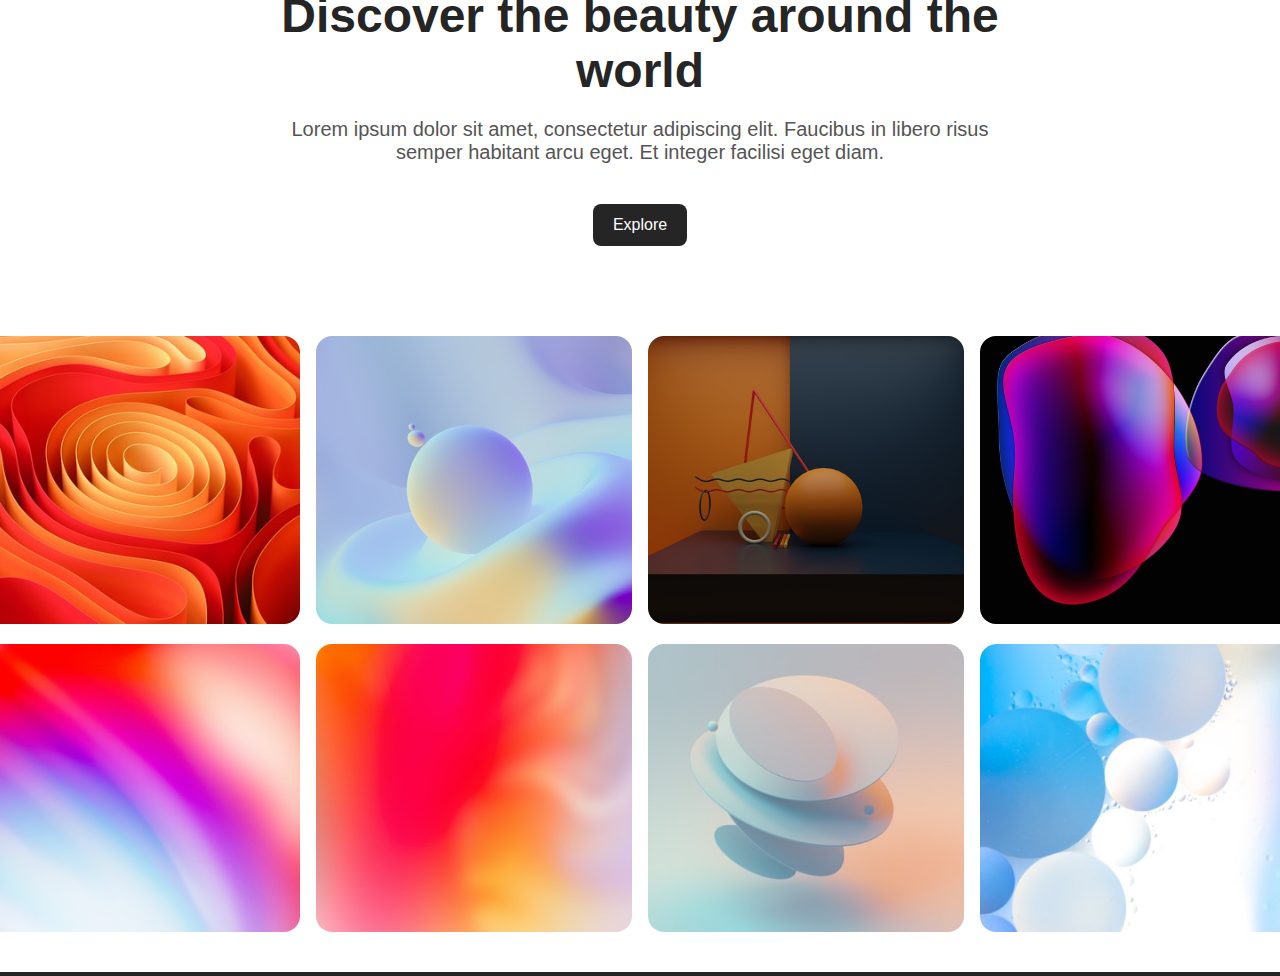
<file: prototypes/prototype-01/index.html>
<!DOCTYPE html>
<html lang="en">
<head>
    <meta charset="UTF-8">
    <meta name="viewport" content="width=device-width, initial-scale=1.0">
    <title>Discover the World</title>
    <link rel="stylesheet" href="style.css">
    <link rel="stylesheet" href="https://fonts.cdnfonts.com/css/avenir">   

</head>
<body>
    <div class="main-container">
    <div class="text-area">
        <h1>Discover the beauty around the world</h1>
        <p>Lorem ipsum dolor sit amet, consectetur adipiscing elit. Faucibus in libero risus semper habitant arcu eget. Et integer facilisi eget diam.</p>
        <div class="button-container">
            <button>Explore</button>
        </div>
    </div>

    <div class="image-gallery-upper">
        <img src="img/1-4/rect-1-4.jpg" alt="Image 1">
        <img src="img/1-4/rect-2-4.jpg" alt="Image 2">
        <img src="img/1-4/rect-3-4.jpg" alt="Image 3">
        <img src="img/1-4/rect-4-4.jpg" alt="Image 4">
    </div>
    <div class="image-gallery-lower">
        <img src="img/5-8/rect-5-8.jpg" alt="Image 1">
        <img src="img/5-8/rect-6-8.jpg" alt="Image 2">
        <img src="img/5-8/rect-7-8.jpg" alt="Image 3">
        <img src="img/5-8/rect-8-8.jpg" alt="Image 4">
    </div>
    </div>
</body>
</html>
</file>
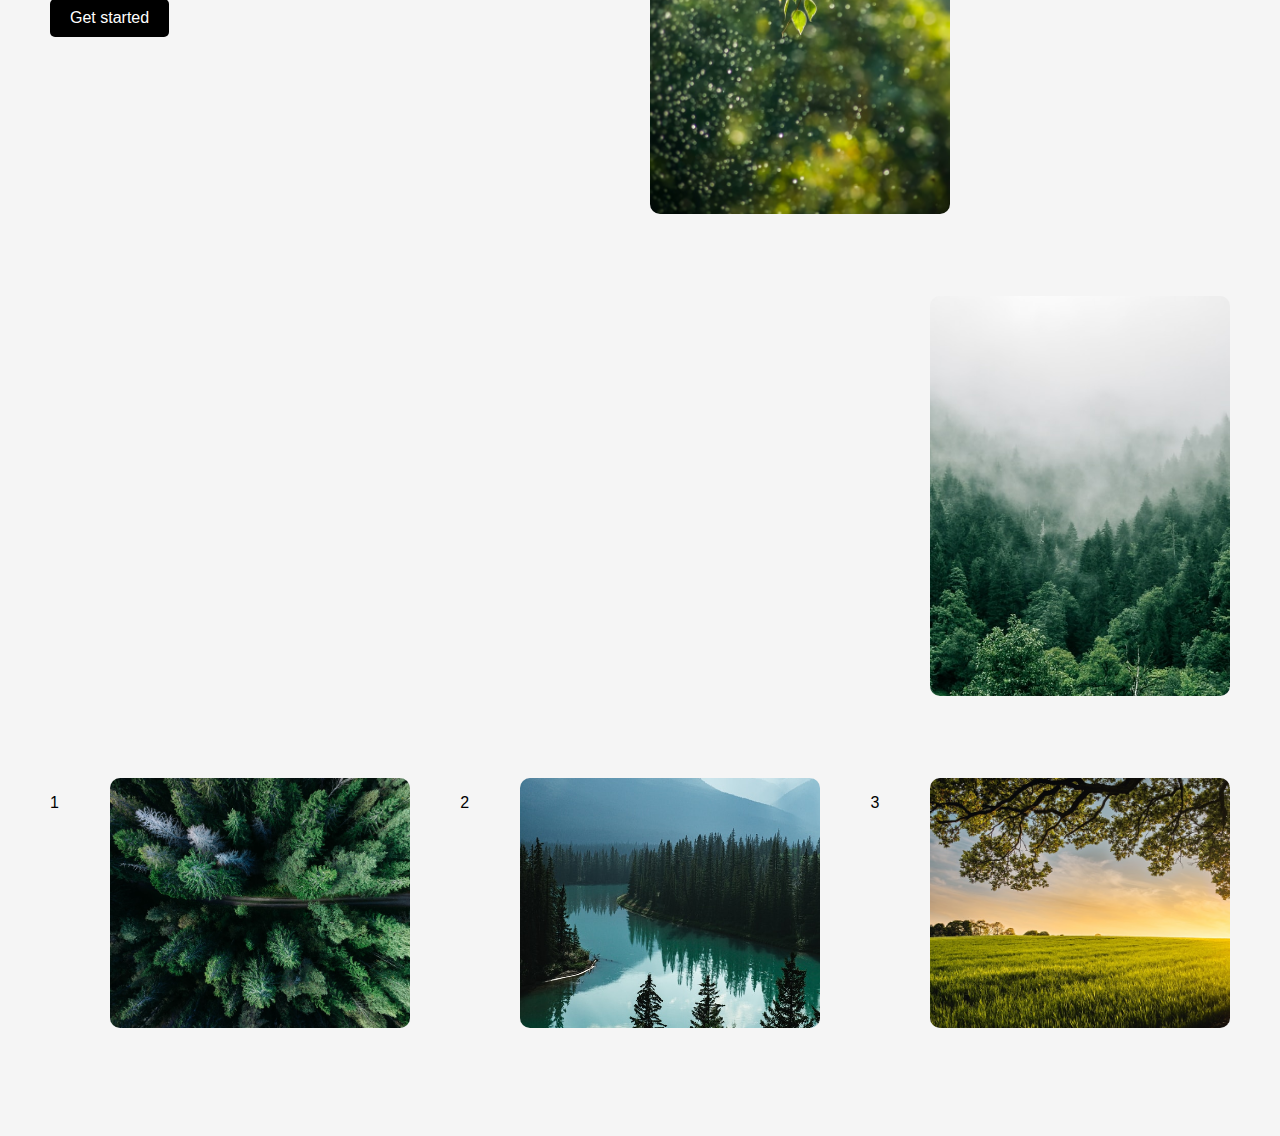
<file: prototypes/prototype-02/index.html>
<!DOCTYPE html>
<html lang="en">
<head>
    <meta charset="UTF-8">
    <meta name="viewport" content="width=device-width, initial-scale=1.0">
    <title>Discover the World</title>
    <link rel="stylesheet" href="style.css">
    <link rel="stylesheet" href="https://fonts.cdnfonts.com/css/avenir">
</head>
<body>
    <div class="main-container">
        <div class="text-section">
            <h1>Discover the beauty around the world</h1>
            <p>Lorem ipsum dolor sit amet, consectetur adipiscing elit. Faucibus in libero risus semper habitant arcu eget. Et integer facilisi eget diam.</p>
            <div class="button-container">
            <button>Get started</button>
        </div>
        </div>

        <!-- Image section (Top middle) -->
        <div class="image-section-top-middle">
            <img src="img/middle-img/1.jpg" alt="Top middle image">
        </div>

        <!-- Image section (Top right) -->
        <div class="image-section-top-right">
            <img src="img/right-img/1.jpg" alt="Top right image">
        </div>

        <!-- Image section (Bottom) -->
        <div class="image-section-bottom">
            <p>1</p>
            <img src="img/bottom-imgs/1.jpg" alt="Bottom image 1">
            <p>2</p>
            <img src="img/bottom-imgs/2.jpg" alt="Bottom image 2">
            <p>3</p>
            <img src="img/bottom-imgs/3.jpg" alt="Bottom image 3">
        </div>
    </div>
</body>
</html>
</file>
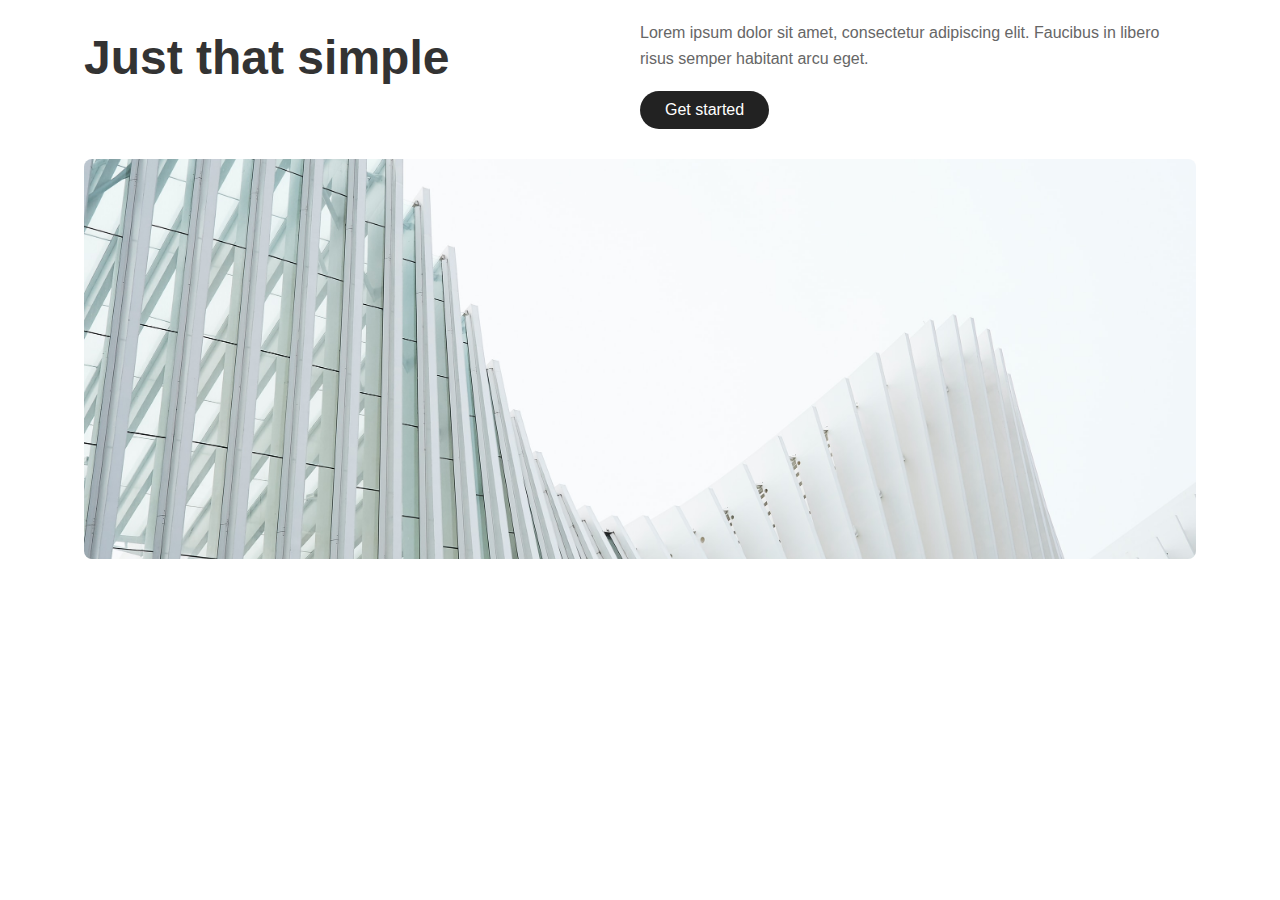
<file: prototypes/prototype-03/index.html>
<!DOCTYPE html>
<html lang="en">
<head>
    <meta charset="UTF-8">
    <meta name="viewport" content="width=device-width, initial-scale=1.0">
    <title>Just that simple</title>
    <link rel="stylesheet" href="style.css">
</head>
<body>
    <div class="container">
        <!-- Hero Section -->
        <div class="hero-section">
            <div class="hero-title">
                <h1>Just that simple</h1>
            </div>
            <div class="hero-content">
                <p>Lorem ipsum dolor sit amet, consectetur adipiscing elit. Faucibus in libero risus semper habitant arcu eget.</p>
                <button class="get-started-btn">Get started</button>
            </div>
        </div>

        <!-- Image Section -->
        <div class="image-container">
            <img src="img/3-1.jpeg" alt="Modern architecture">
        </div>
    </div>
</body>
</html>
</file>
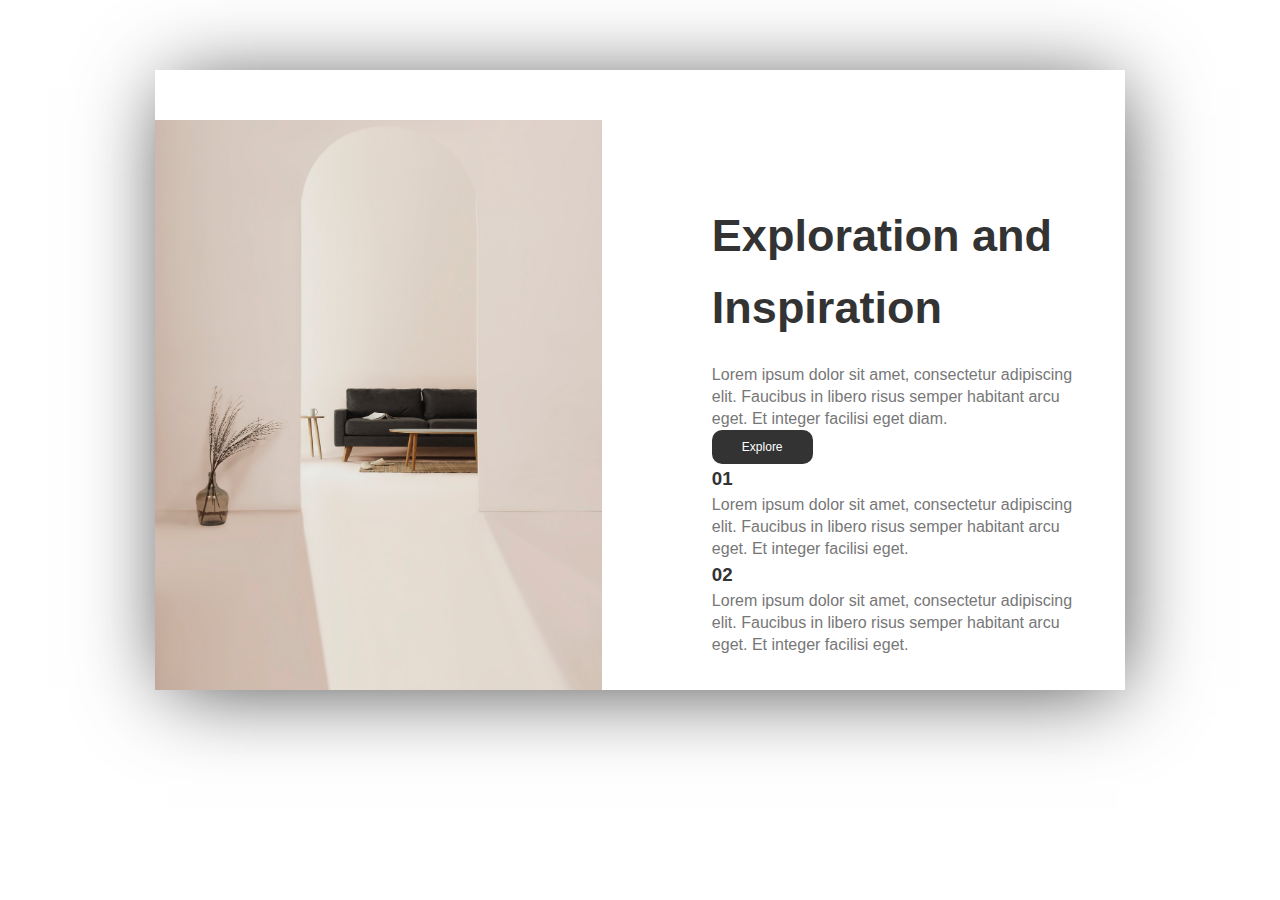
<file: prototypes/prototype-04/index.html>
<!DOCTYPE html>
<html lang="en">
<head>
    <meta charset="UTF-8">
    <meta name="viewport" content="width=device-width, initial-scale=1.0">
    <title>Exploration and Inspiration</title>
    <link rel="stylesheet" href="style.css">
</head>
<body>
    <div class="card-4">
        <!-- Left side - Image -->
        <div class="image-section">
            <img src="img/4-1.jpeg" alt="Modern interior design with sofa">
        </div>

        <!-- Right side - Content -->
        <div class="content-section">
            <h2 class="main-heading">Exploration and Inspiration</h2>
            
            <p class="description">
                Lorem ipsum dolor sit amet, consectetur adipiscing elit. Faucibus in libero risus 
                semper habitant arcu eget. Et integer facilisi eget diam.
            </p>
            
            <div class="card-4-first-part">
                <button class="explore-button">Explore</button>
            </div>
            
            <div class="card-4-second-part">
                <div class="numbered-section">
                    <h3 class="section-number">01</h3>
                    <p class="section-text">
                        Lorem ipsum dolor sit amet, consectetur adipiscing elit. Faucibus in libero risus semper 
                        habitant arcu eget. Et integer facilisi eget.
                    </p>
                </div>
                
                <div class="numbered-section">
                    <h3 class="section-number">02</h3>
                    <p class="section-text">
                        Lorem ipsum dolor sit amet, consectetur adipiscing elit. Faucibus in libero risus semper 
                        habitant arcu eget. Et integer facilisi eget.
                    </p>
                </div>
            </div>
        </div>
    </div>
</body>
</html>
</file>
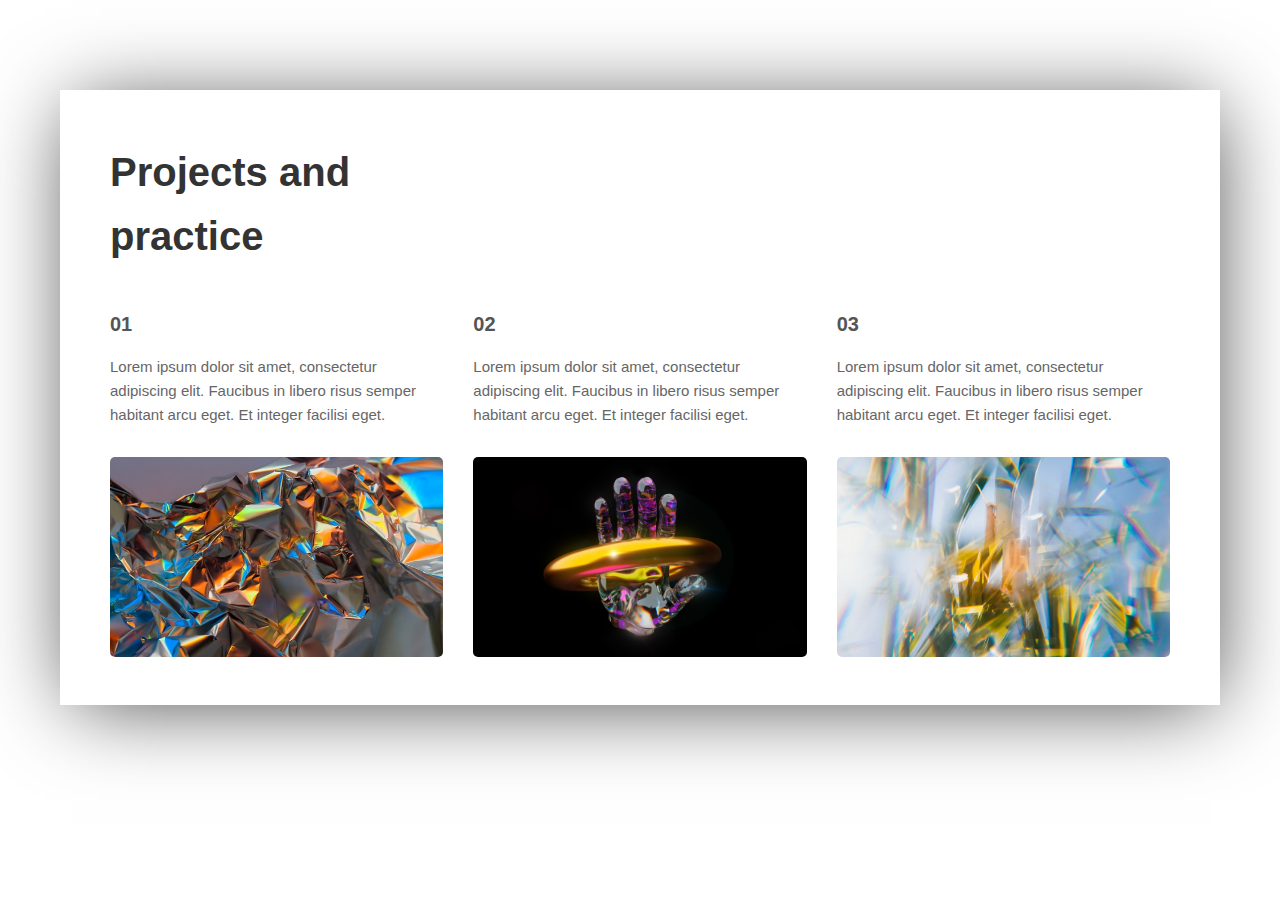
<file: prototypes/prototype-05/index.html>
<!DOCTYPE html>
<html lang="en">
<head>
    <meta charset="UTF-8">
    <meta name="viewport" content="width=device-width, initial-scale=1.0">
    <title>Projects and Practice</title>
    <link rel="stylesheet" href="style.css">
</head>
<body>
    <div class="main-body">
    <h1 class="main-heading">Projects and<br>practice</h1>
    <div class="project-grid">
        <div class="project-column">
            <h2 class="project-number">01</h2>
            <p class="project-description">
                Lorem ipsum dolor sit amet, consectetur adipiscing elit. Faucibus in libero risus semper habitant arcu eget. Et integer facilisi eget.
            </p>
            <img src="img/5-1.jpeg" alt="Abstract art project 1" class="project-image">
        </div>
        
        <div class="project-column">
            <h2 class="project-number">02</h2>
            <p class="project-description">
                Lorem ipsum dolor sit amet, consectetur adipiscing elit. Faucibus in libero risus semper habitant arcu eget. Et integer facilisi eget.
            </p>
            <img src="img/5-2.jpeg" alt="Abstract art project 2" class="project-image">
        </div>
        
        <div class="project-column">
            <h2 class="project-number">03</h2>
            <p class="project-description">
                Lorem ipsum dolor sit amet, consectetur adipiscing elit. Faucibus in libero risus semper habitant arcu eget. Et integer facilisi eget.
            </p>
            <img src="img/5-3.jpeg" alt="Abstract art project 3" class="project-image">
        </div>
    </div>
</div>
</body>
</html>
</file>
<file: prototypes/prototype-01/style.css>
* {
    margin: 0;
    padding: 0;
    box-sizing: border-box;
}

body {
    font-family: 'Avenir', sans-serif;
    display: flex;
    flex-direction: column;
    justify-content: center;
    align-items: center;
    height: 100vh;
    background-color: #f4f4f4;
    text-align: center;
}

.main-container {
    width: 1440px;
    height: 1139px;
    border: 4px solid #252525; 
    border-radius: 10px;
    display: flex;
    flex-direction: column;
    justify-content: center; 
    align-items: center;
    padding: 20px;
    background-color: white;
}

.text-area {
    max-width: 800px;
    padding: 40px;
    background: none;
    border-radius: 16px;
    margin-bottom: 40px;
    text-align: center; 
}

h1 {
    font-size: 48px;
    color: #252525;
    font-weight: 800;
    margin-bottom: 20px;
}

p {
    font-size: 20px;
    color: #555;
    margin-bottom: 30px;
}

.button-container {
    display: flex;
    justify-content: center;
    align-items: center;
    width: 100%;
    padding: 10px;
}

.button-container button {
    background: #252525;
    color: white;
    border: none;
    font-size: 16px;
    border-radius: 8px;
    cursor: pointer;
    padding: 12px 20px;
}

.image-gallery-upper, .image-gallery-lower {
    display: flex;
    gap: 16px;
    width: 1312px;
    height: 288px;
    margin-bottom: 20px; /* Space between upper and lower galleries */
    justify-content: space-between; /* Distribute images evenly */
}

/* Image Styling inside the frame */
.image-gallery-upper img, .image-gallery-lower img {
    width: 316px;
    height: 288px;
    border-radius: 16px;
    background: #D9D9D9; /* Placeholder background color */
    object-fit: cover; /* Ensure the image covers the box */
}
</file>
<file: prototypes/prototype-02/style.css>
/* General styles */
body {
    font-family: Arial, sans-serif;
    margin: 0;
    padding: 0;
    display: flex;
    justify-content: center;
    align-items: center;
    height: 100vh;
    background-color: #f5f5f5;
}

/* Main container */
.main-container {
    width: 1440px;
    height: 1272px;
    display: grid;
    grid-template-columns: 1fr 1fr;
    grid-template-rows: auto auto;
    gap: 20px;
    align-items: start;
    padding: 50px;
}

/* Text content section */
.text-section {
    grid-column: 1 / 2;
    max-width: 400px;
}

.text-section h1 {
    font-size: 32px;
    font-weight: bold;
    margin-bottom: 15px;
}

.text-section p {
    font-size: 16px;
    color: #666;
    margin-bottom: 20px;
}

.text-section button {
    background-color: black;
    color: white;
    padding: 10px 20px;
    border: none;
    cursor: pointer;
    font-size: 16px;
    border-radius: 5px;
}

/* Image section (top images) */
.image-section-top-middle img,
.image-section-top-right img {
    width: 300px;
    height: 400px;
    border-radius: 10px;
    object-fit: cover;
}

.image-section-top-middle {
    grid-column: 2 / 3;
    justify-self: start;
}

.image-section-top-right {
    grid-column: 2 / 3;
    justify-self: end;
}

/* Image section (bottom images) */
.image-section-bottom {
    grid-column: 1 / 3;
    display: flex;
    justify-content: space-between;
    width: 100%;
}

.image-section-bottom img {
    width: 300px;
    height: 250px;
    border-radius: 10px;
    object-fit: cover;
}
</file>
<file: prototypes/prototype-03/style.css>
/* Basic reset */
* {
    margin: 0;
    padding: 0;
    box-sizing: border-box;
}

body {
    font-family: Arial, Helvetica, sans-serif;
    line-height: 1.6;
}

/* Container */
.container {
    width: 90%;
    max-width: 1200px;
    margin: 0 auto;
    padding: 20px;
}

/* Hero Section */
.hero-section {
    display: flex;
    margin-bottom: 30px;
}

.hero-title {
    width: 50%;
    padding-right: 20px;
}

.hero-title h1 {
    font-size: 48px;
    color: #333;
    font-weight: bold;
}

.hero-content {
    width: 50%;
}

.hero-content p {
    color: #666;
    margin-bottom: 20px;
}

.get-started-btn {
    background-color: #222;
    color: white;
    border: none;
    padding: 10px 25px;
    border-radius: 25px;
    cursor: pointer;
    font-size: 16px;
}

.get-started-btn:hover {
    background-color: #444;
}

/* Image Section */
.image-container {
    width: 100%;
    height: 400px;
    overflow: hidden;
    border-radius: 8px;
}

.image-container img {
    width: 100%;
    height: 100%;
    object-fit: cover;
}
</file>
<file: prototypes/prototype-04/style.css>
/* Basic reset */
* {
    margin: 0;
    padding: 0;
    box-sizing: border-box;
}

body {
    display: flex;
    box-sizing: border-box;
    align-items: center;
    flex-direction: column;
    font-family: sans-serif;
    color: #333;
    line-height: 1.6;
}

/* Main container */
.card-4 {
    margin-top: 70px;
    display: flex;
    gap: 70px;
    box-shadow: 3px 7px 81px -10px rgba(0, 0, 0, 0.75);
    padding-top: 50px;
    width: 970px;
    height: 620px;
}

/* Left side - Image */
.card-4 .image-section {
    width: 50%;
}

.card-4 .image-section img {
    width: 100%;
    height: 100%;
    object-fit: cover;
}

/* Right side - Content */
.card-4 .content-section {
    width: 50%;
    padding: 60px 40px;
}

/* Heading styles */
.card-4 h2 {
    font-size: 45px;
    margin: 20px 0;
}

/* Paragraph styles */
.card-4 p {
    line-height: 22px;
    color: #777;
    margin-top: 0;
}

/* Button styles */
.card-4-first-part button {
    color: #fff;
    background-color: #333;
    border: none;
    padding: 10px 30px;
    border-radius: 10px;
    font-size: 12px;
}

/* Numbered sections */
.card-4-second-part > div > div {
    color: #777;
    font-size: 20px;
    font-weight: 500;
    margin-top: 30px;
}

/* Responsive design for smaller screens */
@media (max-width: 768px) {
    .card-4 {
        flex-direction: column;
        width: 100%;
    }

    .card-4 > .image-section,
    .card-4 > .content-section {
        width: 100%;
    }

    .card-4 > .content-section {
        padding: 30px 20px;
    }
}
</file>
<file: prototypes/prototype-05/style.css>
/* Basic reset */
* {
    margin: 0;
    padding: 0;
    box-sizing: border-box;
}

body {
    font-family: Arial, sans-serif;
    color: #333;
    line-height: 1.6;
    padding: 20px;
    max-width: 1200px;
    margin: 0 auto;
}

/* Carta-5 equivalent */
.main-body {
    margin-top: 70px;
    padding: 50px;
    padding-bottom: 40px;
    box-shadow: 3px 7px 81px -10px #000000bf;
}

/* Main heading equivalent */
.main-heading {
    font-size: 40px;
    font-weight: bold;
    margin-bottom: 40px;
}

/* Project grid equivalent */
.project-grid {
    display: flex;
    gap: 30px;
}

/* Project column equivalent */
.project-column {
    flex: 1;
}

/* Project number equivalent */
.project-number {
    font-size: 20px;
    font-weight: bold;
    margin-bottom: 15px;
    color: #555;
}

/* Project description equivalent */
.project-description {
    color: #666;
    margin-bottom: 20px;
    font-size: 15px;
}

/* Project image equivalent */
.project-image {
    width: 100%;
    height: 200px; /* Fixed height */
    object-fit: cover; /* Ensures images are cropped properly */
    border-radius: 5px;
    margin-top: 10px;
}

/* Responsive design for smaller screens */
@media (max-width: 768px) {
    .project-grid {
        flex-direction: column;
    }
    
    .project-column {
        margin-bottom: 30px;
    }
}
</file>
